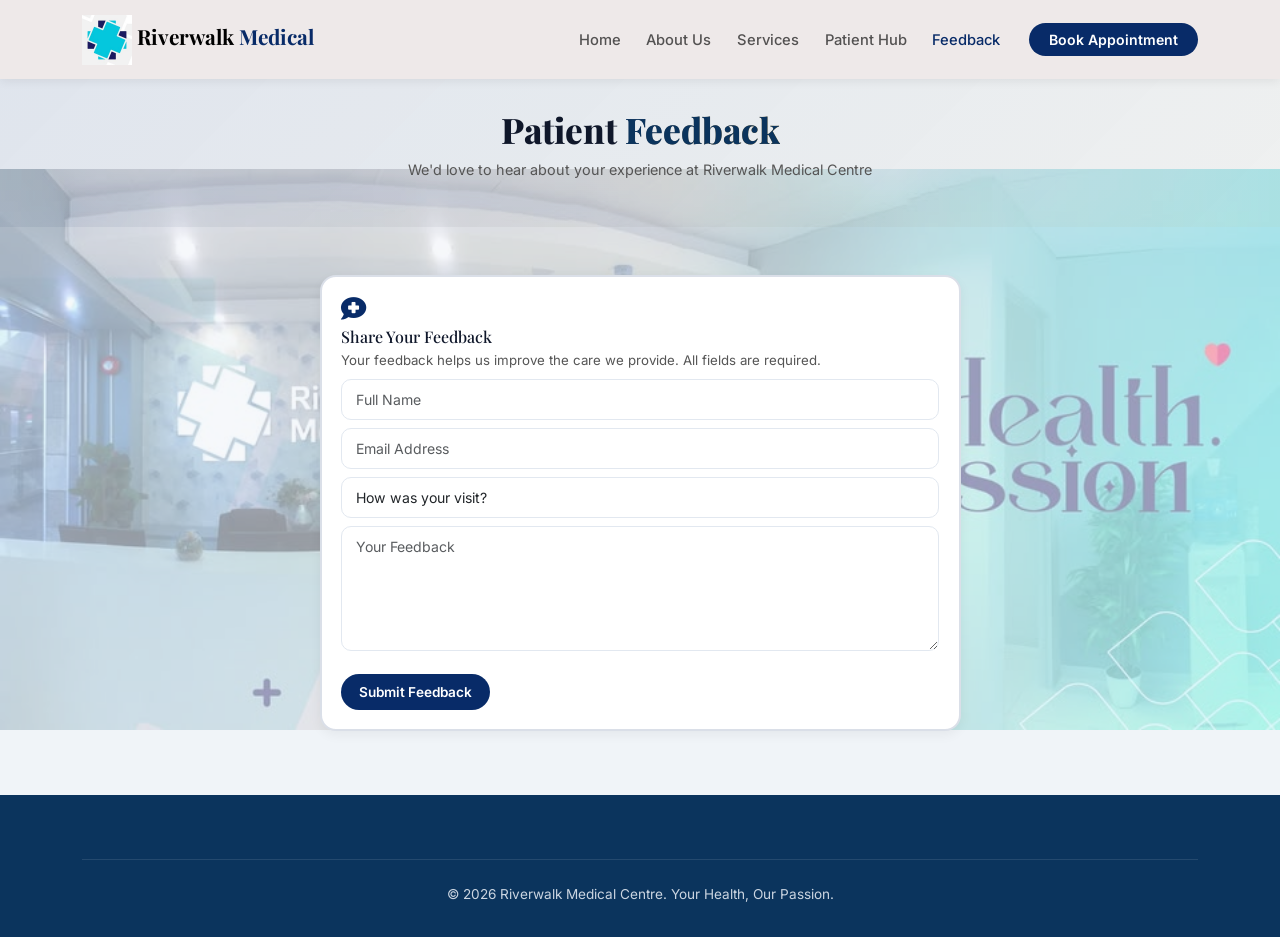
<file: feedback.html>
<!DOCTYPE html>
<html lang="en">
<head>
    <meta charset="UTF-8">
    <meta name="viewport" content="width=device-width, initial-scale=1.0">
    <title>Feedback | Riverwalk Medical Centre</title>
    <link href="https://cdn.jsdelivr.net/npm/bootstrap@5.3.2/dist/css/bootstrap.min.css" rel="stylesheet">
    <link rel="stylesheet" href="https://cdnjs.cloudflare.com/ajax/libs/font-awesome/6.0.0-beta3/css/all.min.css">
    <link href="https://fonts.googleapis.com/css2?family=Inter:wght@300;400;500;600;700&family=Playfair+Display:wght@400;500;600;700&display=swap" rel="stylesheet">
    <link rel="stylesheet" href="style.css">
</head>
<body>

    <!-- Navigation -->
    <nav class="navbar navbar-expand-lg sticky-top">
        <div class="container">
            <a class="navbar-brand" href="index.html">
                <img src="592079887_1321707923304031_1038396307956701715_n.jpg" alt="Riverwalk Medical Centre Logo" width="50" height="50">
                <span>Riverwalk <span class="brand-accent">Medical</span></span>
            </a>
            <button class="navbar-toggler" type="button" data-bs-toggle="collapse" data-bs-target="#navbarNav">
                <span class="navbar-toggler-icon"></span>
            </button>
            <div class="collapse navbar-collapse" id="navbarNav">
                <ul class="navbar-nav ms-auto">
                    <li class="nav-item"><a class="nav-link" href="index.html">Home</a></li>
                    <li class="nav-item"><a class="nav-link" href="about.html">About Us</a></li>
                    <li class="nav-item"><a class="nav-link" href="services.html">Services</a></li>
                    <li class="nav-item"><a class="nav-link" href="patient-hub.html">Patient Hub</a></li>
                    <li class="nav-item"><a class="nav-link active" href="feedback.html">Feedback</a></li>
                </ul>
                <a href="patient-hub.html" class="btn-appointment">Book Appointment</a>
            </div>
        </div>
    </nav>

    <!-- Page Header -->
    <section class="page-header">
        <div class="container">
            <h1>Patient <span class="gradient-text">Feedback</span></h1>
            <p>We'd love to hear about your experience at Riverwalk Medical Centre</p>
        </div>
    </section>

    <div class="container py-5">
        <div class="row justify-content-center">
            <div class="col-lg-7">
                <div class="hub-card registration-card">
                    <i class="fas fa-comment-medical"></i>
                    <h3>Share Your Feedback</h3>
                    <p>Your feedback helps us improve the care we provide. All fields are required.</p>
                    <form id="feedbackForm">
                        <input type="text" class="form-control mb-2" placeholder="Full Name" required>
                        <input type="email" class="form-control mb-2" placeholder="Email Address" required>
                        <select class="form-control mb-2" required>
                            <option value="">How was your visit?</option>
                            <option>Excellent</option>
                            <option>Good</option>
                            <option>Average</option>
                            <option>Poor</option>
                        </select>
                        <textarea class="form-control mb-3" rows="5" placeholder="Your Feedback" required></textarea>
                        <button type="submit" class="hub-submit primary">Submit Feedback</button>
                    </form>
                </div>
            </div>
        </div>
    </div>

    <footer class="footer">
        <div class="container">
            <div class="footer-bottom">
                <p>&copy; 2026 Riverwalk Medical Centre. Your Health, Our Passion.</p>
            </div>
        </div>
    </footer>

    <script src="https://cdn.jsdelivr.net/npm/bootstrap@5.3.2/dist/js/bootstrap.bundle.min.js"></script>
    <script src="Main.js"></script>
</body>
</html>
</file>
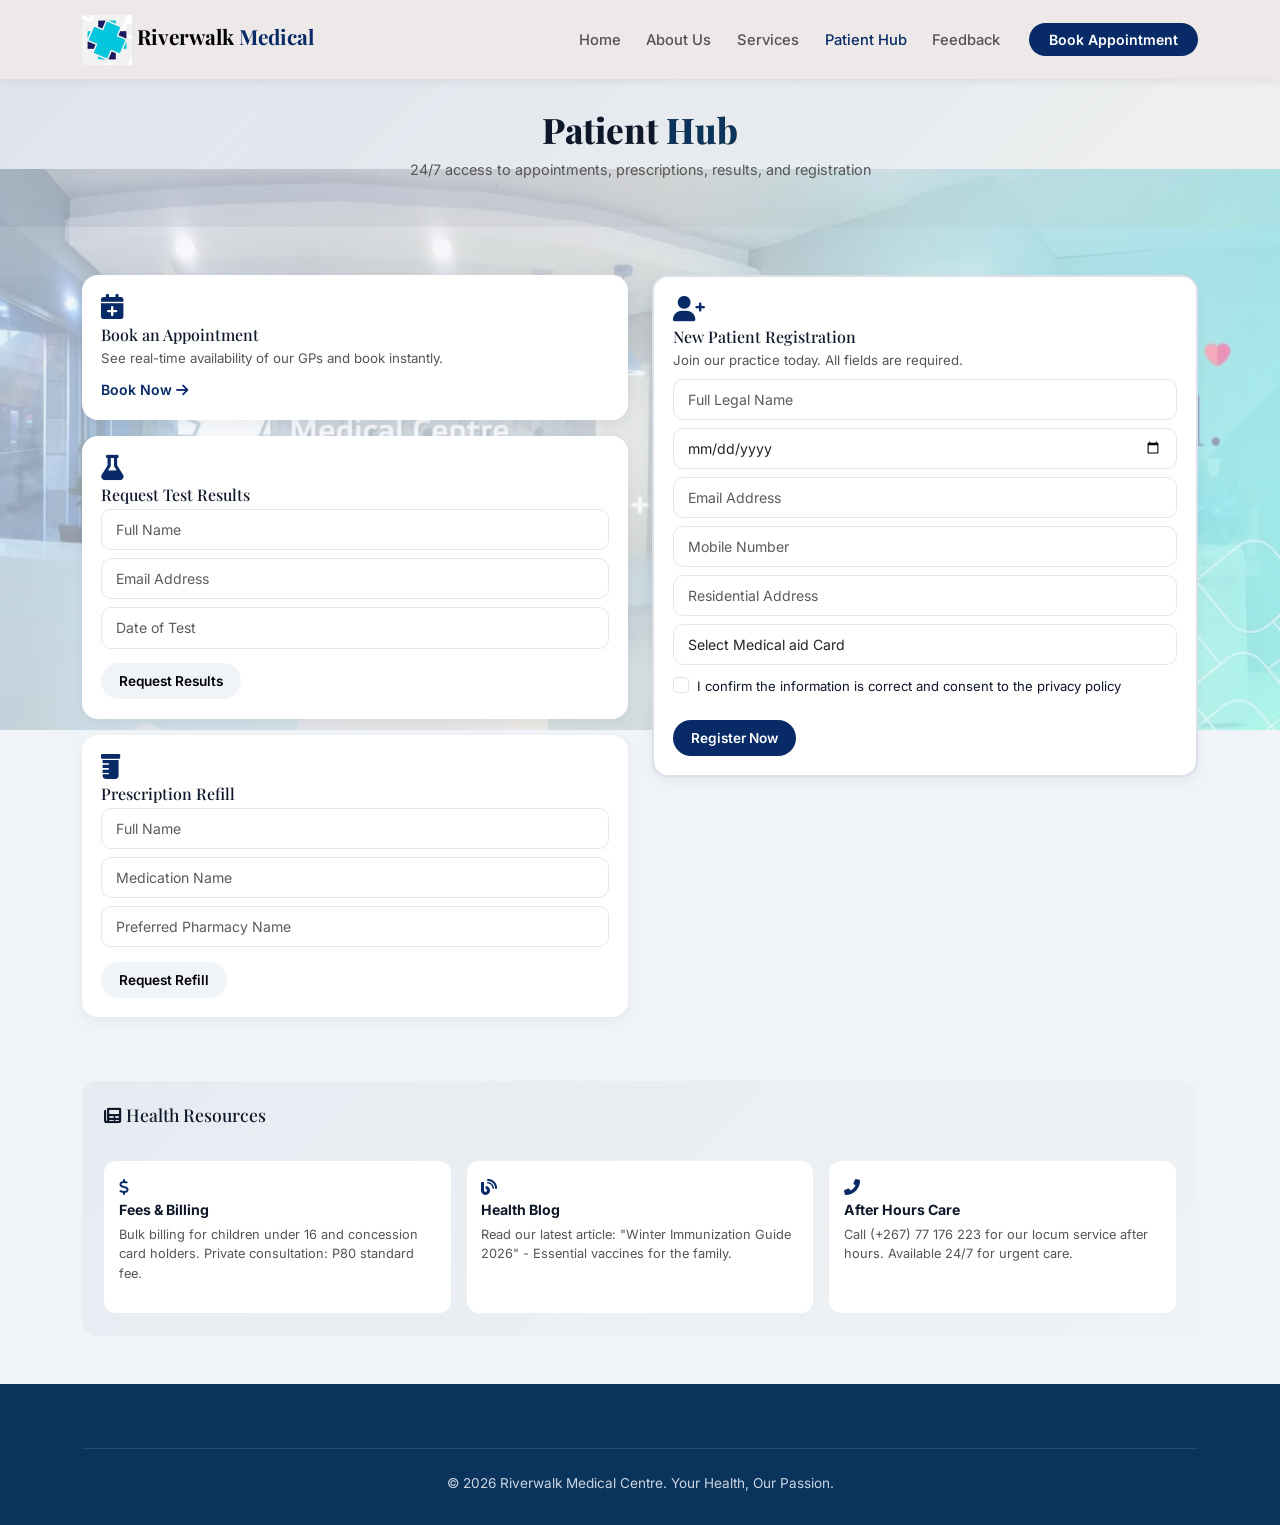
<file: patient-hub.html>
<!DOCTYPE html>
<html lang="en">
<head>
    <meta charset="UTF-8">
    <meta name="viewport" content="width=device-width, initial-scale=1.0">
    <title>Patient Hub | Riverwalk Medical Centre</title>
    <link href="https://cdn.jsdelivr.net/npm/bootstrap@5.3.2/dist/css/bootstrap.min.css" rel="stylesheet">
    <link rel="stylesheet" href="https://cdnjs.cloudflare.com/ajax/libs/font-awesome/6.0.0-beta3/css/all.min.css">
    <link href="https://fonts.googleapis.com/css2?family=Inter:wght@300;400;500;600;700&family=Playfair+Display:wght@400;500;600;700&display=swap" rel="stylesheet">
    <link rel="stylesheet" href="style.css">
</head>
<body>

    <nav class="navbar navbar-expand-lg sticky-top">
        <div class="container">
            <a class="navbar-brand" href="index.html">
                <img src="592079887_1321707923304031_1038396307956701715_n.jpg" alt="Riverwalk Medical Centre Logo" width="50" height="50">
                <span>Riverwalk <span class="brand-accent">Medical</span></span>
            </a>
            <button class="navbar-toggler" type="button" data-bs-toggle="collapse" data-bs-target="#navbarNav">
                <span class="navbar-toggler-icon"></span>
            </button>
            <div class="collapse navbar-collapse" id="navbarNav">
                <ul class="navbar-nav ms-auto">
                    <li class="nav-item"><a class="nav-link" href="index.html">Home</a></li>
                    <li class="nav-item"><a class="nav-link" href="about.html">About Us</a></li>
                    <li class="nav-item"><a class="nav-link" href="services.html">Services</a></li>
                    <li class="nav-item"><a class="nav-link active" href="patient-hub.html">Patient Hub</a></li>
                    <li class="nav-item"><a class="nav-link" href="feedback.html">Feedback</a></li>
                </ul>
                <a href="#" class="btn-appointment" onclick="alert('Connecting to booking system...')">Book Appointment</a>
            </div>
        </div>
    </nav>

    <section class="page-header">
        <div class="container">
            <h1>Patient <span class="gradient-text">Hub</span></h1>
            <p>24/7 access to appointments, prescriptions, results, and registration</p>
        </div>
    </section>

    <div class="container py-5">
        <div class="row g-4">
            <!-- Left Column -->
            <div class="col-lg-6">
                <!-- Book Appointment -->
                <div class="hub-card">
                    <i class="fas fa-calendar-plus"></i>
                    <h3>Book an Appointment</h3>
                    <p>See real-time availability of our GPs and book instantly.</p>
                    <button class="hub-btn" onclick="alert('Connecting to HotDoc booking system...')">Book Now <i class="fas fa-arrow-right"></i></button>
                </div>
                
                <!-- Request Test Results Form -->
                <div class="hub-card">
                    <i class="fas fa-flask"></i>
                    <h3>Request Test Results</h3>
                    <form id="resultsForm">
                        <input type="text" class="form-control mb-2" placeholder="Full Name" required>
                        <input type="email" class="form-control mb-2" placeholder="Email Address" required>
                        <input type="text" class="form-control mb-2" placeholder="Date of Test" required>
                        <button type="submit" class="hub-submit">Request Results</button>
                    </form>
                </div>
                
                <!-- Prescription Refill Form -->
                <div class="hub-card">
                    <i class="fas fa-prescription-bottle"></i>
                    <h3>Prescription Refill</h3>
                    <form id="prescriptionForm">
                        <input type="text" class="form-control mb-2" placeholder="Full Name" required>
                        <input type="text" class="form-control mb-2" placeholder="Medication Name" required>
                        <input type="text" class="form-control mb-2" placeholder="Preferred Pharmacy Name" required>
                        <button type="submit" class="hub-submit">Request Refill</button>
                    </form>
                </div>
            </div>
            
            <!-- Right Column - Registration Form -->
            <div class="col-lg-6">
                <div class="hub-card registration-card">
                    <i class="fas fa-user-plus"></i>
                    <h3>New Patient Registration</h3>
                    <p>Join our practice today. All fields are required.</p>
                    <form id="registerForm">
                        <input type="text" class="form-control mb-2" placeholder="Full Legal Name" required>
                        <input type="date" class="form-control mb-2" placeholder="Date of Birth" required>
                        <input type="email" class="form-control mb-2" placeholder="Email Address" required>
                        <input type="tel" class="form-control mb-2" placeholder="Mobile Number" required>
                        <input type="text" class="form-control mb-2" placeholder="Residential Address" required>
                        <select class="form-control mb-2" required>
                            <option value="">Select Medical aid Card</option>
                            <option>Bomaid</option>
                            <option>BPOMAS</option>
                            <option>Discovery Health</option>
                        </select>
                        <div class="form-check mb-3">
                            <input class="form-check-input" type="checkbox" id="privacyCheck" required>
                            <label class="form-check-label">I confirm the information is correct and consent to the privacy policy</label>
                        </div>
                        <button type="submit" class="hub-submit primary">Register Now</button>
                    </form>
                </div>
            </div>
        </div>
        
        <!-- Resources Section -->
        <div class="resources-section mt-5">
            <div class="row">
                <div class="col-12">
                    <h3><i class="fas fa-newspaper"></i> Health Resources</h3>
                </div>
            </div>
            <div class="row g-3 mt-2">
                <div class="col-md-4">
                    <div class="resource-item">
                        <i class="fas fa-dollar-sign"></i>
                        <strong>Fees & Billing</strong>
                        <p>Bulk billing for children under 16 and concession card holders. Private consultation: P80 standard fee.</p>
                    </div>
                </div>
                <div class="col-md-4">
                    <div class="resource-item">
                        <i class="fas fa-blog"></i>
                        <strong>Health Blog</strong>
                        <p>Read our latest article: "Winter Immunization Guide 2026" - Essential vaccines for the family.</p>
                    </div>
                </div>
                <div class="col-md-4">
                    <div class="resource-item">
                        <i class="fas fa-phone-alt"></i>
                        <strong>After Hours Care</strong>
                        <p>Call (+267) 77 176 223 for our locum service after hours. Available 24/7 for urgent care.</p>
                    </div>
                </div>
            </div>
        </div>
    </div>

    <footer class="footer">
        <div class="container">
            <div class="footer-bottom">
                <p>&copy; 2026 Riverwalk Medical Centre. Your Health, Our Passion.</p>
            </div>
        </div>
    </footer>

    <script src="https://cdn.jsdelivr.net/npm/bootstrap@5.3.2/dist/js/bootstrap.bundle.min.js"></script>
    <script src="Main.js"></script>
</body>
</html>
</file>
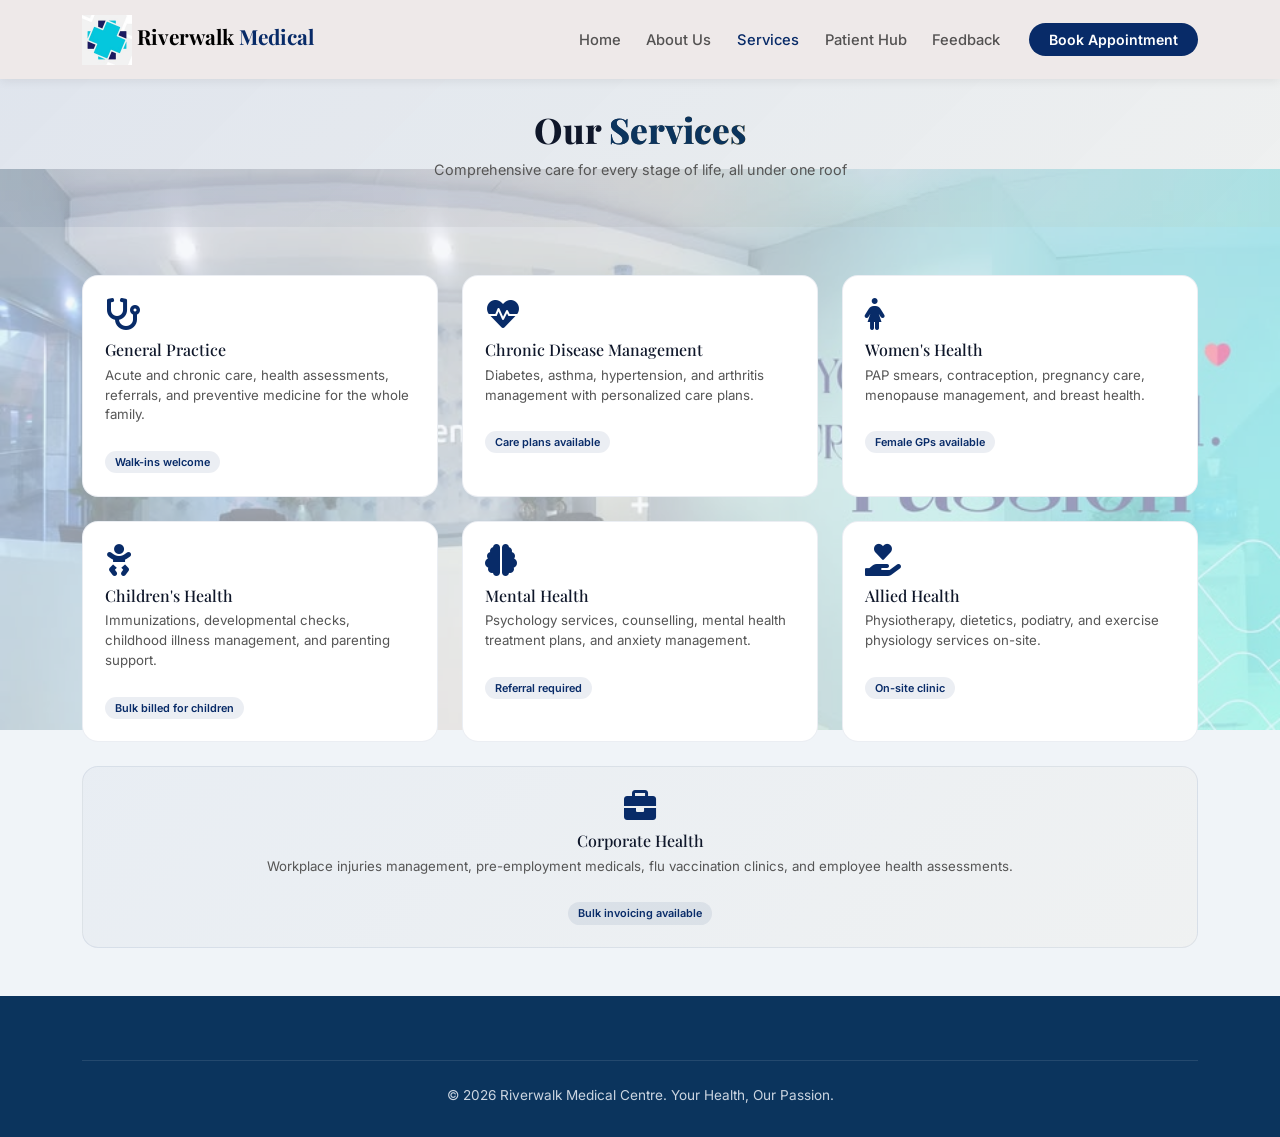
<file: services.html>
<!DOCTYPE html>
<html lang="en">
<head>
    <meta charset="UTF-8">
    <meta name="viewport" content="width=device-width, initial-scale=1.0">
    <title>Our Services | Riverwalk Medical Centre</title>
    <link href="https://cdn.jsdelivr.net/npm/bootstrap@5.3.2/dist/css/bootstrap.min.css" rel="stylesheet">
    <link rel="stylesheet" href="https://cdnjs.cloudflare.com/ajax/libs/font-awesome/6.0.0-beta3/css/all.min.css">
    <link href="https://fonts.googleapis.com/css2?family=Inter:wght@300;400;500;600;700&family=Playfair+Display:wght@400;500;600;700&display=swap" rel="stylesheet">
    <link rel="stylesheet" href="style.css">
</head>
<body>

    <nav class="navbar navbar-expand-lg sticky-top">
        <div class="container">
            <a class="navbar-brand" href="index.html">
                <img src="592079887_1321707923304031_1038396307956701715_n.jpg" alt="Riverwalk Medical Centre Logo" width="50" height="50">
                <span>Riverwalk <span class="brand-accent">Medical</span></span>
            </a>
            <button class="navbar-toggler" type="button" data-bs-toggle="collapse" data-bs-target="#navbarNav">
                <span class="navbar-toggler-icon"></span>
            </button>
            <div class="collapse navbar-collapse" id="navbarNav">
                <ul class="navbar-nav ms-auto">
                    <li class="nav-item"><a class="nav-link" href="index.html">Home</a></li>
                    <li class="nav-item"><a class="nav-link" href="about.html">About Us</a></li>
                    <li class="nav-item"><a class="nav-link active" href="services.html">Services</a></li>
                    <li class="nav-item"><a class="nav-link" href="patient-hub.html">Patient Hub</a></li>
                    <li class="nav-item"><a class="nav-link" href="feedback.html">Feedback</a></li>
                </ul>
                <a href="patient-hub.html" class="btn-appointment">Book Appointment</a>
            </div>
        </div>
    </nav>

    <section class="page-header">
        <div class="container">
            <h1>Our <span class="gradient-text">Services</span></h1>
            <p>Comprehensive care for every stage of life, all under one roof</p>
        </div>
    </section>

    <div class="container py-5">
        <div class="row g-4">
            <div class="col-md-6 col-lg-4">
                <div class="service-full-card">
                    <i class="fas fa-stethoscope"></i>
                    <h3>General Practice</h3>
                    <p>Acute and chronic care, health assessments, referrals, and preventive medicine for the whole family.</p>
                    <span class="service-tag">Walk-ins welcome</span>
                </div>
            </div>
            
            <div class="col-md-6 col-lg-4">
                <div class="service-full-card">
                    <i class="fas fa-heartbeat"></i>
                    <h3>Chronic Disease Management</h3>
                    <p>Diabetes, asthma, hypertension, and arthritis management with personalized care plans.</p>
                    <span class="service-tag">Care plans available</span>
                </div>
            </div>
            
            <div class="col-md-6 col-lg-4">
                <div class="service-full-card">
                    <i class="fas fa-female"></i>
                    <h3>Women's Health</h3>
                    <p>PAP smears, contraception, pregnancy care, menopause management, and breast health.</p>
                    <span class="service-tag">Female GPs available</span>
                </div>
            </div>
            
            <div class="col-md-6 col-lg-4">
                <div class="service-full-card">
                    <i class="fas fa-baby"></i>
                    <h3>Children's Health</h3>
                    <p>Immunizations, developmental checks, childhood illness management, and parenting support.</p>
                    <span class="service-tag">Bulk billed for children</span>
                </div>
            </div>
            
            <div class="col-md-6 col-lg-4">
                <div class="service-full-card">
                    <i class="fas fa-brain"></i>
                    <h3>Mental Health</h3>
                    <p>Psychology services, counselling, mental health treatment plans, and anxiety management.</p>
                    <span class="service-tag">Referral required</span>
                </div>
            </div>
            
            <div class="col-md-6 col-lg-4">
                <div class="service-full-card">
                    <i class="fas fa-hand-holding-heart"></i>
                    <h3>Allied Health</h3>
                    <p>Physiotherapy, dietetics, podiatry, and exercise physiology services on-site.</p>
                    <span class="service-tag">On-site clinic</span>
                </div>
            </div>
            
            <div class="col-md-12">
                <div class="service-full-card corporate">
                    <i class="fas fa-briefcase"></i>
                    <h3>Corporate Health</h3>
                    <p>Workplace injuries management, pre-employment medicals, flu vaccination clinics, and employee health assessments.</p>
                    <span class="service-tag">Bulk invoicing available</span>
                </div>
            </div>
        </div>
    </div>

    <footer class="footer">
        <div class="container">
            <div class="footer-bottom">
                <p>&copy; 2026 Riverwalk Medical Centre. Your Health, Our Passion.</p>
            </div>
        </div>
    </footer>

    <script src="https://cdn.jsdelivr.net/npm/bootstrap@5.3.2/dist/js/bootstrap.bundle.min.js"></script>
    <script src="Main.js"></script>
</body>
</html>
</file>
<file: style.css>
:root {
    --primary: #082b68;
    --primary-dark: #4506ab;
    --primary-light: #08126d;
    --accent: #e8a735;
    --secondary: #0b345d;
    --white: #ffffff;
    --gray-light: #f0f4f8;
    --dark: #0f172a;
}

* { margin: 0; padding: 0; box-sizing: border-box; }

body {
    font-family: 'Inter', sans-serif;
    background-color: var(--gray-light);
    color: var(--dark);
    line-height: 1.5;
}

body::before {
    content: "";
    position: fixed;
    top: 0; left: 0;
    width: 100%; height: 100%;
    z-index: -1;
    background-image: url('487202758_1113256304149195_3274082367478030673_n.jpg');
    background-repeat: no-repeat;
    background-position: center center;
    background-size: 100% auto;
    background-attachment: fixed;
    opacity: 0.4;
    pointer-events: none;
}

h1, h2, h3, h4, .navbar-brand { font-family: 'Playfair Display', serif; }

.gradient-text {
    background: linear-gradient(135deg, var(--primary), var(--accent));
    -webkit-background-clip: text;
    background-clip: text;
    color: var(--secondary);
}

/* ── NAVIGATION ── */
.navbar {
    background: rgba(238,233,233,0.97);
    box-shadow: 0 2px 10px rgba(0,0,0,0.07);
    padding: 0.6rem 0;
}
.navbar-brand { font-size: 1.3rem; font-weight: 700; }
.navbar-brand i { color: var(--primary); margin-right: 8px; }
.brand-accent { color: var(--primary); }
.nav-link { font-weight: 500; margin: 0 0.3rem; transition: color 0.3s; font-size: 0.92rem; }
.nav-link:hover, .nav-link.active { color: var(--primary) !important; }
.btn-appointment {
    background: var(--primary); color: white;
    padding: 6px 20px; border-radius: 50px;
    text-decoration: none; font-weight: 600;
    transition: all 0.3s; margin-left: 1rem;
    display: inline-block; font-size: 0.88rem;
}
.btn-appointment:hover { background: var(--primary-dark); color: white; transform: translateY(-2px); }

/* ── HERO - compact, fits viewport ── */
.hero {
    position: relative;
    min-height: calc(100vh - 62px);
    display: flex;
    align-items: center;
    background: linear-gradient(135deg, rgba(10,126,111,0.06), rgba(232,167,53,0.03));
    padding: 1.5rem 0;
}
.hero-overlay {
    position: absolute; top: 0; left: 0;
    width: 100%; height: 100%;
    background: radial-gradient(circle at 30% 50%, rgba(10,126,111,0.04), transparent 70%);
    pointer-events: none;
}
.hero-badge span {
    display: inline-block;
    background: rgba(8,43,104,0.08);
    padding: 4px 14px; border-radius: 50px;
    font-size: 0.78rem; color: var(--primary);
    margin-bottom: 0.8rem; font-weight: 500;
}
.hero-title { font-size: 2.8rem; font-weight: 800; line-height: 1.15; margin-bottom: 0.8rem; }
.hero-text { font-size: 0.95rem; color: #4a5568; margin-bottom: 1.2rem; max-width: 460px; }
.hero-buttons { display: flex; gap: 0.75rem; margin-bottom: 1.2rem; flex-wrap: wrap; }

.btn-primary {
    background: var(--primary); color: white;
    padding: 10px 24px; border-radius: 50px;
    text-decoration: none; font-weight: 600;
    transition: all 0.3s; display: inline-flex;
    align-items: center; gap: 8px; font-size: 0.9rem;
}
.btn-primary:hover { background: var(--primary-dark); transform: translateX(4px); color: white; }

.btn-outline {
    border: 2px solid var(--primary); color: var(--primary);
    padding: 9px 22px; border-radius: 50px;
    text-decoration: none; font-weight: 600;
    transition: all 0.3s; display: inline-block; font-size: 0.9rem;
}
.btn-outline:hover { background: var(--primary); color: white; }

.hero-stats { display: flex; gap: 1.5rem; }
.hero-stats > div { font-size: 0.8rem; color: #555; }
.stat-number { font-size: 1.5rem; font-weight: 800; color: var(--primary); display: block; }

.info-card {
    background: rgba(255,255,255,0.97);
    border-radius: 18px; padding: 1.4rem;
    box-shadow: 0 8px 24px rgba(0,0,0,0.08);
    backdrop-filter: blur(10px);
}
.info-card h3 { font-size: 1.1rem; margin-bottom: 0.4rem; }
.info-card p { font-size: 0.85rem; margin-bottom: 0.3rem; color: #444; }
.info-card hr { margin: 0.6rem 0; }
.emergency-number { font-size: 1.5rem; font-weight: 700; color: var(--primary); }

/* ── COMPACT SECTIONS ── */
.section-subtitle {
    display: inline-block; font-size: 0.72rem;
    text-transform: uppercase; letter-spacing: 2px;
    color: var(--primary); background: rgba(8,43,104,0.08);
    padding: 4px 12px; border-radius: 50px; margin-bottom: 0.5rem;
}
.section-title { font-size: 2rem; font-weight: 700; margin-bottom: 0.4rem; }
.section-header { margin-bottom: 1rem; }
.section-desc { color: #555; font-size: 0.9rem; }

/* ── SERVICES SECTION ── */
.services-section { padding: 50px 0; }

.service-card {
    background: white; border-radius: 16px;
    padding: 1.5rem; text-align: center;
    transition: all 0.3s; box-shadow: 0 4px 16px rgba(0,0,0,0.05);
    height: 100%;
}
.service-card:hover { transform: translateY(-8px); box-shadow: 0 12px 28px rgba(8,43,104,0.1); }
.service-icon {
    width: 64px; height: 64px;
    background: rgba(8,43,104,0.08); border-radius: 50%;
    display: flex; align-items: center; justify-content: center;
    margin: 0 auto 1rem;
}
.service-icon i { font-size: 2rem; color: var(--primary); }
.service-card h4 { margin-bottom: 0.5rem; font-size: 1rem; }
.service-card p { font-size: 0.85rem; color: #555; }
.service-card a {
    color: var(--primary); text-decoration: none;
    font-weight: 600; display: inline-flex;
    align-items: center; gap: 5px; margin-top: 0.75rem; font-size: 0.85rem;
}
.service-card a:hover { gap: 10px; }

/* ── WHY CHOOSE US ── */
.why-choose { padding: 50px 0; background: white; }
.why-image { position: relative; border-radius: 20px; overflow: hidden; box-shadow: 0 16px 32px rgba(0,0,0,0.1); }
.why-image img { width: 100%; height: auto; display: block; }
.floating-badge {
    position: absolute; bottom: 16px; left: 16px;
    background: white; padding: 8px 16px; border-radius: 50px;
    display: flex; align-items: center; gap: 8px;
    font-weight: 600; font-size: 0.85rem;
    box-shadow: 0 4px 12px rgba(0,0,0,0.1);
}
.floating-badge i { color: var(--primary); }
.feature { display: flex; gap: 0.75rem; margin-bottom: 1rem; }
.feature-icon {
    width: 44px; height: 44px; min-width: 44px;
    background: rgba(8,43,104,0.08); border-radius: 12px;
    display: flex; align-items: center; justify-content: center;
}
.feature-icon i { font-size: 1.2rem; color: var(--primary); }
.feature h4 { font-size: 0.95rem; font-weight: 700; margin-bottom: 0.15rem; }
.feature p { color: #555; font-size: 0.82rem; }

/* ── TESTIMONIALS ── */
.testimonials { padding: 50px 0; background: var(--gray-light); }
.testimonial-card {
    background: white; border-radius: 16px;
    padding: 1.4rem; box-shadow: 0 4px 16px rgba(0,0,0,0.05);
    transition: all 0.3s; height: 100%;
}
.testimonial-card:hover { transform: translateY(-4px); }
.testimonial-card i:first-child { font-size: 1.6rem; color: var(--primary-light); opacity: 0.4; margin-bottom: 0.6rem; }
.testimonial-card p { font-size: 0.88rem; color: #444; }
.testimonial-author h5 { margin-top: 0.75rem; color: var(--primary); font-size: 0.9rem; }

/* ── CONTACT ── */
.contact-section { padding: 40px 0; }
.contact-wrapper {
    background: white; border-radius: 20px;
    padding: 2rem; box-shadow: 0 8px 24px rgba(0,0,0,0.05);
}
.contact-label { font-size: 0.85rem; color: #666; }
.emergency-large { font-size: 2rem; font-weight: 800; color: var(--primary); }
.newsletter-form { display: flex; gap: 0.75rem; margin-top: 0.75rem; flex-wrap: wrap; }
.newsletter-form input {
    flex: 1; padding: 10px 18px;
    border: 1px solid #ddd; border-radius: 50px; font-size: 0.9rem;
}
.newsletter-form button {
    background: var(--primary); border: none;
    padding: 10px 20px; border-radius: 50px;
    color: white; font-weight: 600; cursor: pointer;
    transition: background 0.3s; display: inline-flex;
    align-items: center; gap: 6px; font-size: 0.9rem;
}
.newsletter-form button:hover { background: var(--primary-dark); }

/* ── FOOTER ── */
.footer { background: var(--secondary); color: #cbd5e1; padding: 2.5rem 0 1rem; margin-top: 0; }
.footer h4, .footer h5 { color: white; margin-bottom: 0.75rem; font-size: 1rem; }
.footer h4 i { color: var(--primary-light); margin-right: 6px; }
.footer ul { list-style: none; padding: 0; }
.footer ul li { margin-bottom: 0.4rem; font-size: 0.85rem; }
.footer a { color: #cbd5e1; text-decoration: none; transition: color 0.3s; }
.footer a:hover { color: var(--accent); }
.footer-social { display: flex; gap: 0.75rem; margin-top: 0.75rem; }
.footer-social a {
    width: 34px; height: 34px;
    background: rgba(255,255,255,0.1); border-radius: 50%;
    display: flex; align-items: center; justify-content: center;
    transition: all 0.3s; font-size: 0.85rem;
}
.footer-social a:hover { background: var(--primary); transform: translateY(-3px); }
.footer-bottom {
    text-align: center; padding-top: 1.5rem; margin-top: 1.5rem;
    border-top: 1px solid rgba(255,255,255,0.1); font-size: 0.85rem;
}
.privacy-links { margin-top: 0.4rem; font-size: 0.8rem; }

/* ── PAGE HEADER (about/services/hub) ── */
.page-header {
    background: linear-gradient(135deg, rgba(8,43,104,0.07), rgba(232,167,53,0.04));
    padding: 30px 0; text-align: center;
}
.page-header h1 { font-size: 2.2rem; font-weight: 800; }
.page-header p { font-size: 0.9rem; color: #555; margin-top: 0.3rem; }

/* ── ABOUT PAGE ── */
.stat-box { text-align: center; }
.stat-box .stat-number { display: block; font-size: 1.4rem; }
.stat-box .stat-label { font-size: 0.78rem; color: #666; }

.about-image { border-radius: 16px; overflow: hidden; box-shadow: 0 12px 28px rgba(0,0,0,0.1); }
.about-image img { width: 100%; height: auto; display: block; }

.values-section { padding: 30px 0 0; }
.value-card, .doctor-card {
    background: white; border-radius: 16px;
    padding: 1.4rem; text-align: center;
    transition: all 0.3s; box-shadow: 0 4px 12px rgba(0,0,0,0.05);
    height: 100%;
}
.value-card:hover, .doctor-card:hover { transform: translateY(-4px); }
.value-card i, .doctor-card i { font-size: 1.8rem; color: var(--primary); margin-bottom: 0.6rem; }
.value-card h4, .doctor-card h4 { font-size: 1rem; margin-bottom: 0.4rem; }
.value-card p, .doctor-card p { font-size: 0.83rem; color: #555; }
.doctor-card span { font-size: 0.78rem; color: var(--primary); font-weight: 600; }

.doctor-image { width: 90px; height: 90px; border-radius: 50%; overflow: hidden; margin: 0 auto 0.75rem; }
.doctor-image img { width: 100%; height: 100%; object-fit: cover; }

.careers-cta {
    background: linear-gradient(135deg, rgba(8,43,104,0.05), rgba(232,167,53,0.03));
    text-align: center; padding: 2rem !important; margin-top: 1.5rem !important;
}
.careers-cta i { color: var(--primary); margin-bottom: 0.5rem; }
.careers-cta h3 { font-size: 1.3rem; margin-bottom: 0.4rem; }
.careers-cta p { font-size: 0.88rem; color: #555; margin-bottom: 1rem; }

/* ── SERVICES PAGE ── */
.service-full-card {
    background: white; border-radius: 16px;
    padding: 1.4rem; transition: all 0.3s;
    height: 100%; border: 1px solid rgba(8,43,104,0.08);
}
.service-full-card:hover { transform: translateY(-4px); box-shadow: 0 8px 24px rgba(8,43,104,0.1); }
.service-full-card i { font-size: 2rem; color: var(--primary); margin-bottom: 0.6rem; display: block; }
.service-full-card h3 { font-size: 1rem; margin-bottom: 0.4rem; }
.service-full-card p { font-size: 0.83rem; color: #555; }
.service-tag {
    display: inline-block; background: rgba(8,43,104,0.08);
    padding: 3px 10px; border-radius: 50px;
    font-size: 0.68rem; margin-top: 0.6rem; color: var(--primary); font-weight: 600;
}
.corporate { text-align: center; background: linear-gradient(135deg, rgba(8,43,104,0.03), rgba(232,167,53,0.03)); }

/* ── PATIENT HUB ── */
.hub-card {
    background: white; border-radius: 16px;
    padding: 1.2rem; margin-bottom: 1rem;
    box-shadow: 0 4px 12px rgba(0,0,0,0.05); transition: all 0.3s;
}
.hub-card:hover { box-shadow: 0 8px 20px rgba(8,43,104,0.1); }
.hub-card > i:first-child { font-size: 1.6rem; color: var(--primary); margin-bottom: 0.3rem; display: block; }
.hub-card h3 { font-size: 1rem; margin-bottom: 0.3rem; }
.hub-card p { font-size: 0.83rem; color: #555; margin-bottom: 0.5rem; }
.hub-btn {
    background: none; border: none; color: var(--primary);
    font-weight: 600; cursor: pointer; font-size: 0.88rem; padding: 0;
}
.hub-submit {
    background: var(--gray-light); border: none;
    padding: 8px 18px; border-radius: 50px;
    margin-top: 0.4rem; font-weight: 600; cursor: pointer;
    transition: all 0.3s; font-size: 0.85rem;
}
.hub-submit.primary { background: var(--primary); color: white; }
.hub-submit.primary:hover { background: var(--primary-dark); }
.registration-card { border: 2px solid rgba(8,43,104,0.15); }

.resources-section {
    background: linear-gradient(135deg, rgba(8,43,104,0.04), rgba(232,167,53,0.02));
    border-radius: 16px; padding: 1.4rem;
}
.resources-section h3 { font-size: 1.1rem; margin-bottom: 0.75rem; }
.resource-item { background: white; border-radius: 12px; padding: 0.9rem; height: 100%; }
.resource-item i { color: var(--primary); margin-right: 6px; }
.resource-item strong { font-size: 0.88rem; display: block; margin-bottom: 0.3rem; }
.resource-item p { font-size: 0.8rem; color: #555; }

/* ── FORM CONTROLS ── */
.form-control {
    border-radius: 10px; border: 1px solid #e2e8f0;
    padding: 9px 14px; font-size: 0.88rem;
}
.form-control:focus { border-color: var(--primary); box-shadow: 0 0 0 3px rgba(8,43,104,0.08); }
.form-check-label { font-size: 0.82rem; }

/* ── PHONE FRAME TOGGLE BUTTON ── */
.phone-toggle-btn {
    position: fixed; bottom: 24px; right: 24px; z-index: 9997;
    display: inline-flex; align-items: center; gap: 8px;
    padding: 10px 18px; border-radius: 50px;
    background: var(--primary); color: white; border: none;
    font-size: 0.85rem; font-weight: 600; cursor: pointer;
    box-shadow: 0 4px 18px rgba(8,43,104,0.35);
    font-family: 'Inter', sans-serif; transition: all 0.25s;
}
.phone-toggle-btn:hover { background: var(--primary-dark); transform: translateY(-2px); }
.phone-toggle-btn i { font-size: 1rem; }

/* ── PHONE OVERLAY ── */
.phone-overlay {
    display: none; position: fixed; inset: 0; z-index: 9998;
    background: rgba(0,0,0,0.75); align-items: center; justify-content: center;
    backdrop-filter: blur(4px);
}
.phone-overlay.active { display: flex; }

.phone-device {
    position: relative;
    width: 340px;
    background: #111827;
    border-radius: 50px;
    padding: 20px 14px 14px;
    box-shadow: 0 0 0 3px #374151, 0 30px 60px rgba(0,0,0,0.5);
}
.phone-notch-bar {
    width: 80px; height: 22px;
    background: #111827; border-radius: 0 0 16px 16px;
    margin: 0 auto 6px;
    display: flex; align-items: center; justify-content: center; gap: 7px;
}
.p-cam { width: 8px; height: 8px; border-radius: 50%; background: #1f2937; border: 1px solid #374151; }
.p-speaker { width: 26px; height: 5px; border-radius: 3px; background: #1f2937; }
.phone-screen-wrap {
    background: white; border-radius: 34px;
    overflow: hidden; height: 580px; position: relative;
}
.phone-screen-wrap iframe {
    width: 375px; height: 812px; border: none;
    transform: scale(0.905); transform-origin: top left;
    pointer-events: auto;
}
.phone-home-bar {
    height: 22px; display: flex; align-items: center; justify-content: center;
    background: #111827; margin-top: 6px;
}
.phone-home-pill { width: 70px; height: 5px; border-radius: 3px; background: #374151; }
.phone-side-btn { position: absolute; width: 4px; border-radius: 2px; background: #374151; }

/* close X button on overlay */
.phone-close-btn {
    position: absolute; top: -14px; right: -14px;
    width: 32px; height: 32px; border-radius: 50%;
    background: white; border: none; cursor: pointer;
    display: flex; align-items: center; justify-content: center;
    font-size: 1rem; color: var(--primary);
    box-shadow: 0 2px 8px rgba(0,0,0,0.2); transition: all 0.2s;
}
.phone-close-btn:hover { background: #f1f5f9; transform: scale(1.1); }

/* ── RESPONSIVE ── */
@media (max-width: 991px) {
    .hero { min-height: auto; padding: 2rem 0; }
    .hero-title { font-size: 2.2rem; }
    .info-card { margin-top: 1.5rem; }
}
@media (max-width: 768px) {
    .hero-title { font-size: 1.9rem; }
    .section-title { font-size: 1.7rem; }
    .hero-stats { gap: 1rem; }
    .stat-number { font-size: 1.2rem; }
    .btn-appointment { margin-left: 0; margin-top: 0.75rem; display: inline-block; text-align: center; }
    .contact-wrapper .text-end { text-align: center !important; margin-top: 1rem; }
    .emergency-large { font-size: 1.6rem; }
    body::before { opacity: 0.04; }
    .phone-toggle-btn { bottom: 16px; right: 16px; padding: 8px 14px; font-size: 0.8rem; }
}
@media (max-width: 576px) {
    .hero-buttons { flex-direction: column; }
    .btn-primary, .btn-outline { text-align: center; justify-content: center; }
    .hero-title { font-size: 1.7rem; }
}
</file>
